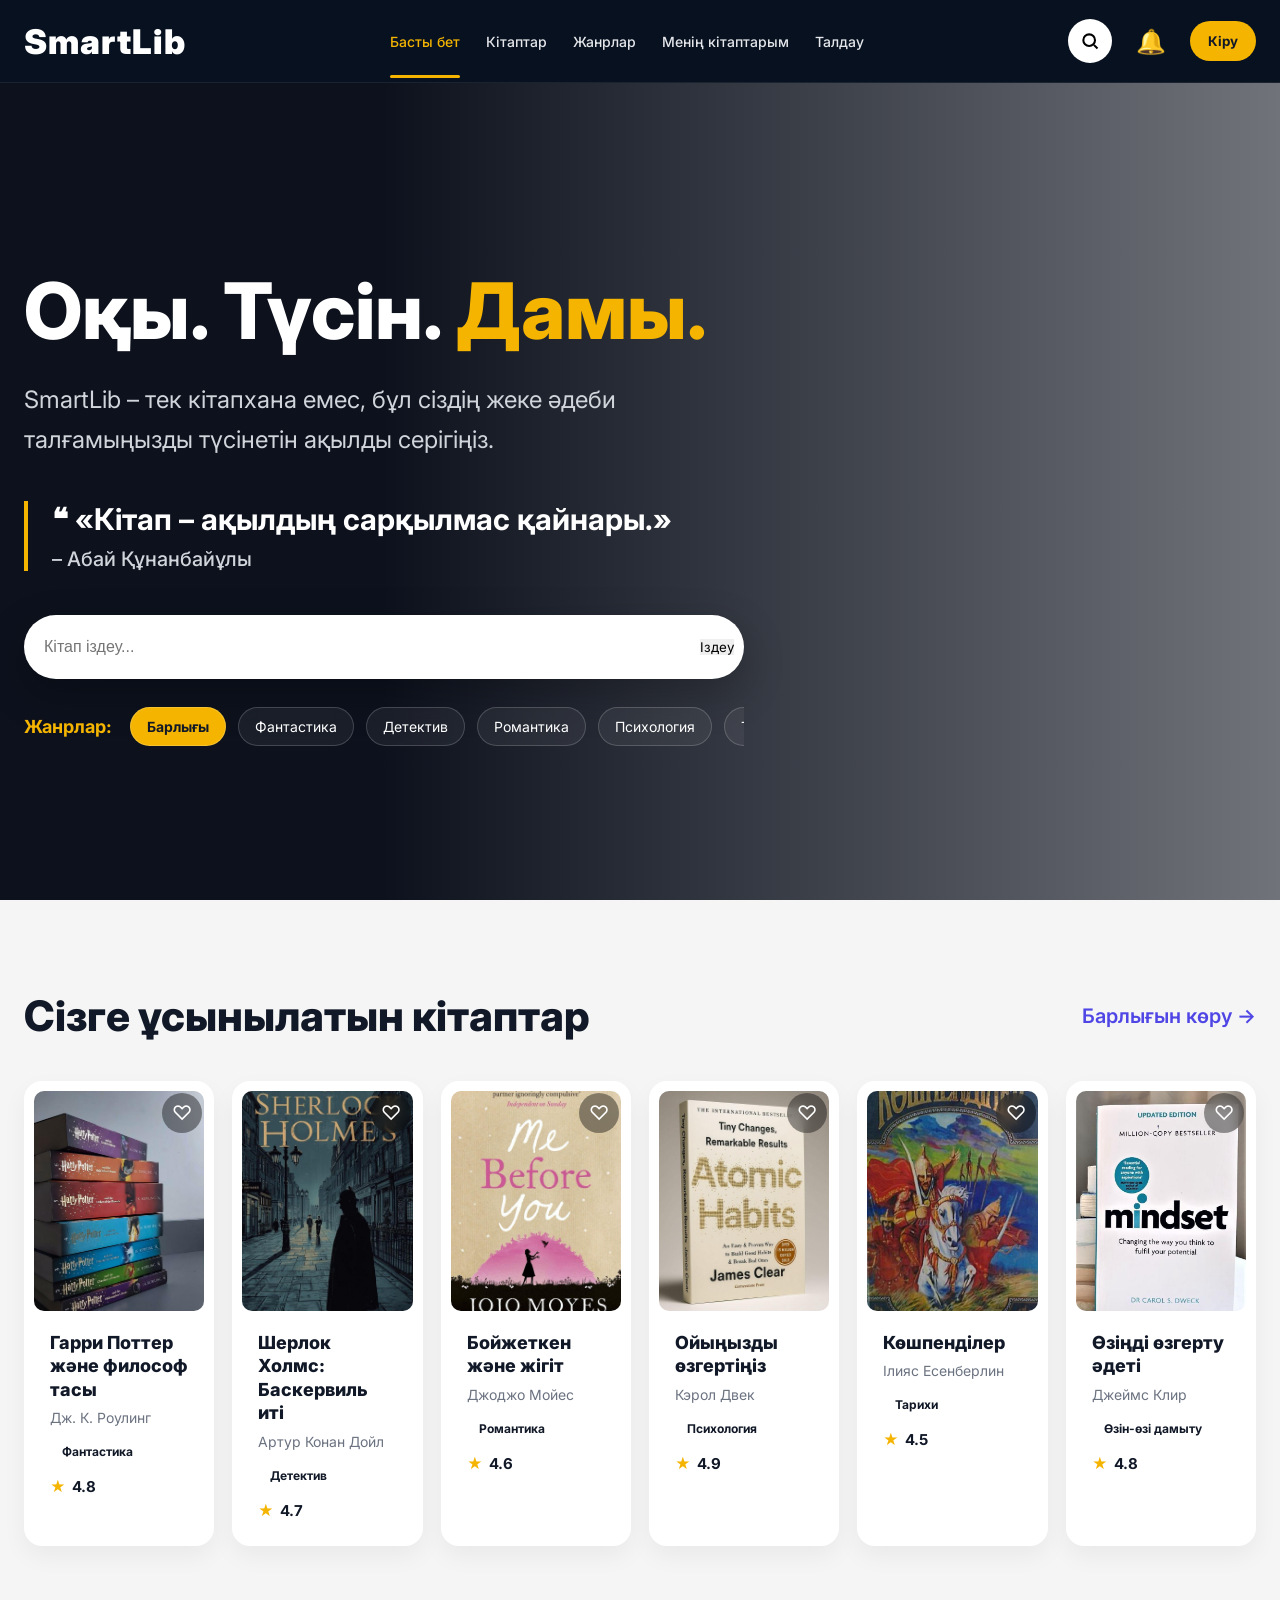
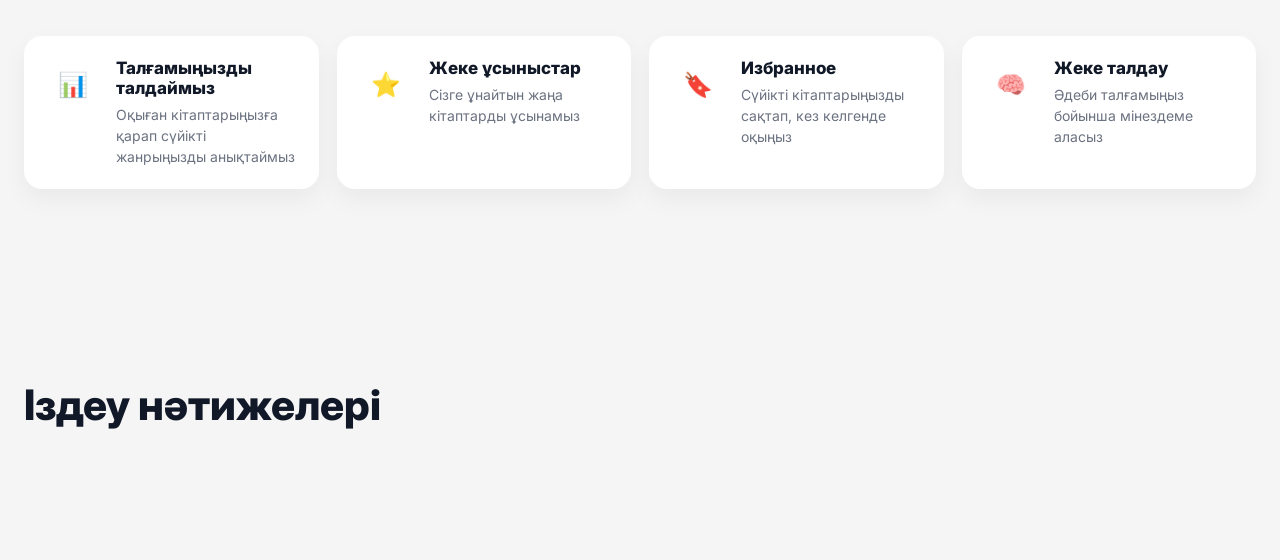
<file: index.html>
<!DOCTYPE html>
<html lang="kk">
<head>
  <meta charset="UTF-8" />
  <meta name="viewport" content="width=device-width, initial-scale=1.0"/>
  <title>SmartLib</title>

  <link rel="preconnect" href="https://fonts.googleapis.com">
  <link rel="preconnect" href="https://fonts.gstatic.com" crossorigin>

  <link href="https://fonts.googleapis.com/css2?family=Inter:wght@300;400;500;600;700;800&display=swap" rel="stylesheet">

  <style>

    #booksContainer {
  display: grid;
  grid-template-columns: repeat(auto-fit, minmax(180px, 1fr));
  gap: 15px;
  margin-top: 20px;
}

.book-card {
  background: white;
  padding: 10px;
  border-radius: 12px;
  box-shadow: 0 4px 10px rgba(0,0,0,0.1);
}

.book-card img {
  width: 100%;
  height: 220px;
  object-fit: cover;
  border-radius: 10px;
}

    *{
      margin:0;
      padding:0;
      box-sizing:border-box;
    }

    body{
      font-family:'Inter',sans-serif;
      background:#f5f5f5;
      color:#111827;
    }

    a{
      text-decoration:none;
      color:inherit;
    }

    button{
      border:none;
      outline:none;
      cursor:pointer;
      font-family:'Inter',sans-serif;
    }

    .container{
      width:100%;
      max-width:1280px;
      margin:auto;
      padding:0 24px;
    }

    /* NAVBAR */

    .navbar{
      width:100%;
      position:fixed;
      top:0;
      left:0;
      z-index:999;
      background:#07111f;
      border-bottom:1px solid rgba(255,255,255,0.08);
      backdrop-filter:blur(8px);
    }

    .nav-wrapper{
      height:82px;
      display:flex;
      align-items:center;
      justify-content:space-between;
    }

    .logo{
  color:#fff;
  font-size:34px;
  font-weight:900;
  letter-spacing:1px;
}

    .nav-links{
  display:flex;
  align-items:center;
  gap:26px;
  color:#e5e7eb;
  font-size:14px;
  font-weight:500;
}

    .nav-links a{
      position:relative;
      transition:0.3s;
    }

    .nav-links a:hover{
      color:#f4b400;
    }

    .active-link{
      color:#f4b400;
    }

    .active-link::after{
      content:'';
      position:absolute;
      left:0;
      bottom:-28px;
      width:100%;
      height:3px;
      background:#f4b400;
      border-radius:30px;
    }

    .nav-right{
      display:flex;
      align-items:center;
      gap:24px;
      color:#fff;
    }

    .icon-btn{
      background:none;
      color:#fff;
      font-size:24px;
      transition:0.3s;
    }

    .icon-btn:hover{
      transform:scale(1.1);
      color:#f4b400;
    }

    .login-btn{
      display:flex;
      align-items:center;
      gap:10px;
      background:#f4b400;
      color:#111827;
      padding:12px 18px;
      border-radius:50px;
      font-weight:700;
      transition:0.3s;
    }

    .login-btn:hover{
      transform:translateY(-2px);
      box-shadow:0 10px 25px rgba(244,180,0,0.3);
    }

    /* HERO */

    .hero{
      min-height:100vh;
      background:
      linear-gradient(to right, rgba(3,8,20,0.96) 30%, rgba(3,8,20,0.55)),
      url('https://images.unsplash.com/photo-1507842217343-583bb7270b66?q=80&w=2000&auto=format&fit=crop');
      background-size:cover;
      background-position:center;
      padding-top:120px;
      display:flex;
      align-items:center;
    }

    .hero-content{
      width:100%;
      max-width:720px;
    }

    .hero h1{
      color:#fff;
      font-size:78px;
      line-height:1.1;
      margin-bottom:26px;
      font-weight:800;
    }

    .hero h1 span{
      color:#f4b400;
    }

    .hero p{
      color:#d1d5db;
      font-size:24px;
      line-height:1.7;
      margin-bottom:40px;
      width:95%;
    }

    .quote{
      border-left:4px solid #f4b400;
      padding-left:24px;
      margin-bottom:44px;
    }

    .quote-text{
      color:#fff;
      font-size:30px;
      font-weight:700;
      margin-bottom:10px;
    }

    .quote-author{
      color:#d1d5db;
      font-size:20px;
      font-weight:500;
    }

    /* SEARCH */

    .search-box{
  width:100%;
  max-width:820px;
  height:64px;
  background:#fff;
  border-radius:60px;
  padding:6px 10px 6px 20px;
  display:flex;
  align-items:center;
  justify-content:space-between;
  margin-bottom:28px;
  box-shadow:0 15px 40px rgba(0,0,0,0.25);
}

    .search-box input{
  border:none;
  outline:none;
  width:100%;
  font-size:16px;
  padding:0;
  color:#111827;
}
    .search-btn{
  width:44px;
  height:44px;
  border-radius:50%;
  background:#fff;
  display:flex;
  align-items:center;
  justify-content:center;
  transition:0.3s;
}

    .search-btn:hover{
      background:#f4b400;
      transform:rotate(10deg);
    }

    /* GENRES */

    .genres{
  display:flex;
  align-items:center;
  gap:12px;
  overflow-x:auto;
  white-space:nowrap;
  padding-bottom:6px;
  scrollbar-width:none;
}

.genres::-webkit-scrollbar{
  display:none;
}
    .genres-title{
  color:#f4b400;
  font-size:18px;
  font-weight:700;
  margin-right:6px;
  flex-shrink:0;
}

   .genre-btn{
  background:rgba(255,255,255,0.06);
  border:1px solid rgba(255,255,255,0.18);
  color:#fff;
  padding:10px 16px;
  border-radius:50px;
  font-size:14px;
  transition:0.3s;
  backdrop-filter:blur(8px);
  flex-shrink:0;
}

    .genre-btn:hover{
      background:#f4b400;
      color:#111827;
      transform:translateY(-2px);
    }

    .genre-active{
      background:#f4b400;
      color:#111827;
      font-weight:700;
    }

    /* BOOKS */

    .books-section{
      padding:90px 0;
      background:#f5f5f5;
    }

    .section-header{
      display:flex;
      align-items:center;
      justify-content:space-between;
      margin-bottom:40px;
    }

    .section-title{
      font-size:42px;
      font-weight:800;
      color:#111827;
    }

    .see-all{
      color:#4f46e5;
      font-size:20px;
      font-weight:600;
      transition:0.3s;
    }

    .see-all:hover{
      transform:translateX(5px);
    }

    .books-grid{
  display:grid;
  grid-template-columns:repeat(6, 1fr);
  gap:18px;
}

.book-card{
  background:#fff;
  border-radius:18px;
  overflow:hidden;
  transition:0.35s;
  box-shadow:0 10px 25px rgba(0,0,0,0.05);
  position:relative;
}

.book-image{
  height:220px;
  width:100%;
  object-fit:cover;
}

.favorite-btn{
  position:absolute;
  top:12px;
  right:12px;
  width:40px;
  height:40px;
  border-radius:50%;
  background:rgba(0,0,0,0.4);
  color:#fff;
  font-size:20px;
  backdrop-filter:blur(6px);
  transition:0.3s;
}

.book-content{
  padding:16px;
}

.book-title{
  font-size:18px;
  font-weight:800;
  margin-bottom:8px;
  line-height:1.3;
}

.book-author{
  color:#6b7280;
  font-size:14px;
  margin-bottom:12px;
}

.book-tag{
  display:inline-block;
  padding:6px 12px;
  border-radius:40px;
  font-size:12px;
  font-weight:700;
  margin-bottom:12px;
}

.rating{
  display:flex;
  align-items:center;
  gap:6px;
  font-size:15px;
  font-weight:700;
  color:#111827;
}

    .star{
      color:#f4b400;
    }

    /* FEATURES */

    .features{
      padding-bottom:100px;
    }

    .features-grid{
  display:grid;
  grid-template-columns:repeat(4,1fr);
  gap:18px;
}

.feature-card{
  background:#fff;
  border-radius:18px;
  padding:22px;
  display:flex;
  gap:16px;
  transition:0.3s;
  box-shadow:0 10px 25px rgba(0,0,0,0.05);
}

.feature-icon{
  width:54px;
  height:54px;
  border-radius:14px;
  display:flex;
  align-items:center;
  justify-content:center;
  color:#fff;
  font-size:24px;
  flex-shrink:0;
}

.feature-title{
  font-size:17px;
  font-weight:800;
  margin-bottom:6px;
}

.feature-text{
  color:#6b7280;
  line-height:1.5;
  font-size:14px;
}

    /* MODAL */

    .modal{
      position:fixed;
      inset:0;
      background:rgba(0,0,0,0.7);
      display:none;
      align-items:center;
      justify-content:center;
      z-index:10000;
    }

    .modal.active{
      display:flex;
    }

    .modal-box{
      width:90%;
      max-width:450px;
      background:#fff;
      border-radius:30px;
      padding:40px;
      position:relative;
      animation:popup 0.3s ease;
    }

    @keyframes popup{
      from{
        opacity:0;
        transform:scale(0.8);
      }
      to{
        opacity:1;
        transform:scale(1);
      }
    }

    .close-modal{
      position:absolute;
      right:18px;
      top:18px;
      background:#f3f4f6;
      width:40px;
      height:40px;
      border-radius:50%;
      font-size:22px;
    }

    .modal h2{
      font-size:36px;
      margin-bottom:30px;
    }

    .form-group{
      margin-bottom:20px;
    }

    .form-group input{
      width:100%;
      padding:18px;
      border-radius:16px;
      border:1px solid #d1d5db;
      font-size:16px;
    }

    .submit-btn{
      width:100%;
      padding:18px;
      border-radius:16px;
      background:#f4b400;
      font-size:18px;
      font-weight:800;
      margin-top:10px;
      transition:0.3s;
    }

    .submit-btn:hover{
      transform:translateY(-2px);
    }

    /* MOBILE */

    @media(max-width:992px){

      .nav-links{
        display:none;
      }

      .hero h1{
        font-size:56px;
      }

      .hero p{
        font-size:20px;
      }

      .quote-text{
        font-size:24px;
      }

      .section-title{
        font-size:34px;
      }
    }

    @media(max-width:768px){

      .hero{
        padding-top:140px;
      }

      .hero h1{
        font-size:42px;
      }

      .hero p{
        font-size:18px;
      }

      .search-box{
        padding:8px;
      }

      .search-box input{
        font-size:16px;
      }

      .genres{
        gap:10px;
      }

      .genre-btn{
        padding:12px 16px;
        font-size:14px;
      }

      .book-title{
        font-size:22px;
      }

      .feature-card{
        flex-direction:column;
      }

      .section-header{
        flex-direction:column;
        align-items:flex-start;
        gap:10px;
      }
    }

  </style>
</head>
<body>

  <!-- NAVBAR -->

  <nav class="navbar">
    <div class="container nav-wrapper">

      <div class="logo">
        SmartLib
    </div>

      <div class="nav-links">
        <a href="#" id="homeBtn"
       class="active-link">
       Басты бет
    </a>
    <a href="#">Кітаптар</a>
        <a href="#">Жанрлар</a>
        <a href="#">Менің кітаптарым</a>
        <a href="analysis.html">Талдау</a>
      </div>

      <div class="nav-right">

        <button class="search-btn" id="searchBtn">
  <svg
    xmlns="http://www.w3.org/2000/svg"
    width="20"
    height="20"
    fill="none"
    stroke="black"
    stroke-width="2.5"
    viewBox="0 0 24 24"
  >
    <circle cx="11" cy="11" r="7"></circle>
    <line x1="21" y1="21" x2="16.65" y2="16.65"></line>
  </svg>
</button>

        <button class="icon-btn">🔔</button>

        <button id="authBtn" class="login-btn">
    Кіру
</button>

      </div>

    </div>
  </nav>

  <main>

</main>

  <!-- HERO -->

  <section class="hero">

    <div class="container">

      <div class="hero-content">

        <h1>
          Оқы. Түсін.
          <span>Дамы.</span>
        </h1>

        <p>
          SmartLib – тек кітапхана емес,
          бұл сіздің жеке әдеби талғамыңызды түсінетін
          ақылды серігіңіз.
        </p>

        <div class="quote">

          <div class="quote-text">
            ❝ «Кітап – ақылдың сарқылмас қайнары.»
          </div>

          <div class="quote-author">
            – Абай Құнанбайұлы
          </div>

        </div>

        <div class="search-box">
<!-- 
          <input
            type="text"
            id="searchInput"
            placeholder="Кітап, автор немесе жанр бойынша іздеу..."
          >

          <button class="search-btn" id="searchBtn">
            🔍
          </button> -->

          <input type="text" id="searchInput" placeholder="Кітап іздеу..." />
<button onclick="searchBooks()">Іздеу</button>



        </div>

        <div class="genres">

          <div class="genres-title">Жанрлар:</div>

          <button class="genre-btn genre-active">Барлығы</button>
          <button class="genre-btn">Фантастика</button>
          <button class="genre-btn">Детектив</button>
          <button class="genre-btn">Романтика</button>
          <button class="genre-btn">Психология</button>
          <button class="genre-btn">Тарихи</button>
          <button class="genre-btn">Өзін-өзі дамыту</button>
          <button class="genre-btn">Классика</button>
          <button class="genre-btn">...</button>

        </div>

      </div>

    </div>

  </section>

  <!-- BOOKS -->

  <section class="books-section">

    

    <div class="container">

      <div class="section-header">

        <h2 class="section-title">
          Сізге ұсынылатын кітаптар
        </h2>

        <a href="#" class="see-all">
          Барлығын көру →
        </a>

      </div>

      <div class="books-grid">

        <!-- CARD 1 -->

        <div class="book-card">
          <a href="https://kvongcmehsanalibrary.wordpress.com/wp-content/uploads/2021/07/harrypotter.pdf">

          <button class="favorite-btn">♡</button>

          <img
            class="book-image"
            src="гарик.jpeg"
          >

          <div class="book-content">

            <div class="book-title">
              Гарри Поттер және философ тасы
            </div>

            <div class="book-author">
              Дж. К. Роулинг
            </div>

            <div class="book-tag fantasy">
              Фантастика
            </div>

            <div class="rating">
              <span class="star">★</span> 4.8
            </div>

          </div>

          </a>
        </div>

        <!-- CARD 2 -->

        <div class="book-card">
<a href="https://www.221b.ru/archive/The_Hound_of_the_Baskervilles.pdf">

          <button class="favorite-btn">♡</button>

          <img
            class="book-image"
            src="шер.jpeg"
          >

          <div class="book-content">

            <div class="book-title">
              Шерлок Холмс: Баскервиль иті
            </div>

            <div class="book-author">
              Артур Конан Дойл
            </div>

            <div class="book-tag detective">
              Детектив
            </div>

            <div class="rating">
              <span class="star">★</span> 4.7
            </div>

          </div>
        </a>
        </div>

        <!-- CARD 3 -->

        <div class="book-card">
          <a href="https://anatili.kazgazeta.kz/news/12129">

          <button class="favorite-btn">♡</button>

          <img
            class="book-image"
            src="ми бефор.jpeg"
          >

          <div class="book-content">

            <div class="book-title">
              Бойжеткен және жігіт
            </div>

            <div class="book-author">
              Джоджо Мойес
            </div>

            <div class="book-tag romance">
              Романтика
            </div>

            <div class="rating">
              <span class="star">★</span> 4.6
            </div>

          </div>
</a>
        </div>

        <!-- CARD 4 -->

        <div class="book-card">

          <button class="favorite-btn">♡</button>

          <img
            class="book-image"
            src="атом.jpeg"
          >

          <div class="book-content">

            <div class="book-title">
              Ойыңызды өзгертіңіз
            </div>

            <div class="book-author">
              Кэрол Двек
            </div>

            <div class="book-tag psychology">
              Психология
            </div>

            <div class="rating">
              <span class="star">★</span> 4.9
            </div>

          </div>

        </div>

        <!-- CARD 5 -->

        <div class="book-card">

          <button class="favorite-btn">♡</button>

          <img
            class="book-image"
            src="көш.jpeg"
          >

          <div class="book-content">

            <div class="book-title">
              Көшпенділер
            </div>

            <div class="book-author">
              Ілияс Есенберлин
            </div>

            <div class="book-tag history">
              Тарихи
            </div>

            <div class="rating">
              <span class="star">★</span> 4.5
            </div>

          </div>

        </div>

        <!-- CARD 6 -->

        <div class="book-card">

          <button class="favorite-btn">♡</button>

          <img
            class="book-image"
            src="минд.jpeg"
          >

          <div class="book-content">

            <div class="book-title">
              Өзіңді өзгерту әдеті
            </div>

            <div class="book-author">
              Джеймс Клир
            </div>

            <div class="book-tag self">
              Өзін-өзі дамыту
            </div>

            <div class="rating">
              <span class="star">★</span> 4.8
            </div>

          </div>

        </div>

      </div>

    </div>

  </section> 

  <!-- FEATURES -->

  <section class="features">

    <div class="container">

      <div class="features-grid">

        <div class="feature-card">

          <div class="feature-icon blue">
            📊
          </div>

          <div>

            <div class="feature-title">
              Талғамыңызды талдаймыз
            </div>

            <div class="feature-text">
              Оқыған кітаптарыңызға қарап сүйікті жанрыңызды анықтаймыз
            </div>

          </div>

        </div>

        <div class="feature-card">

          <div class="feature-icon pink">
            ⭐
          </div>

          <div>

            <div class="feature-title">
              Жеке ұсыныстар
            </div>

            <div class="feature-text">
              Сізге ұнайтын жаңа кітаптарды ұсынамыз
            </div>

          </div>

        </div>

        <div class="feature-card">

          <div class="feature-icon green">
            🔖
          </div>

          <div>

            <div class="feature-title">
              Избранное
            </div>

            <div class="feature-text">
              Сүйікті кітаптарыңызды сақтап, кез келгенде оқыңыз
            </div>

          </div>

        </div>

        <div class="feature-card">

          <div class="feature-icon sky">
            🧠
          </div>

          <div>

            <div class="feature-title">
              Жеке талдау
            </div>

            <div class="feature-text">
              Әдеби талғамыңыз бойынша мінездеме аласыз
            </div>

          </div>

        </div>

      </div>

    </div>

  </section>

  <section class="books-section">
    
  <div class="container">

    <div class="section-header">
      <h2 class="section-title">Іздеу нәтижелері</h2>
    </div>

    <div id="booksContainer" class="books-grid"></div>

  </div>
</section>

  <!-- MODAL -->

  <div class="modal" id="modal">

    <div class="modal-box">

      <button class="close-modal" id="closeModal">
        ✕
      </button>

      <h2>Кіру</h2>

      <div class="form-group">
        <input type="email" placeholder="Email">
      </div>

      <div class="form-group">
        <input type="password" placeholder="Құпия сөз">
      </div>

      <button class="submit-btn">
        Кіру
      </button>

    </div>

  </div>

  <!-- JS -->

  <script>

    const profileBtn = document.getElementById("profileBtn");

if(profileBtn){

    profileBtn.addEventListener("click", () => {

        window.location.href = "profile.html";

    });

}

    const authBtn =
document.getElementById("authBtn");

authBtn.addEventListener("click",()=>{

    window.location.href =
    "profile.html";

});

    // SEARCH

    const searchBtn = document.getElementById('searchBtn');
    const searchInput = document.getElementById('searchInput');

    searchBtn.addEventListener('click', () => {

      const value = searchInput.value.trim();

      if(value === ''){
        alert('Іздеу мәтінін енгізіңіз');
      }else{
        alert(`"${value}" бойынша іздеу орындалды`);
      }

    });

    // FAVORITES

    const favoriteBtns =
      document.querySelectorAll('.favorite-btn');

    favoriteBtns.forEach(btn => {

      btn.addEventListener('click', () => {

        btn.classList.toggle('active');

        if(btn.classList.contains('active')){
          btn.innerHTML = '♥';
        }else{
          btn.innerHTML = '♡';
        }

      });

    });

    // GENRES

    const genreBtns =
      document.querySelectorAll('.genre-btn');

    genreBtns.forEach(btn => {

      btn.addEventListener('click', () => {

        genreBtns.forEach(b => {
          b.classList.remove('genre-active');
        });

        btn.classList.add('genre-active');

      });

    });


    const modal =
document.getElementById("modal");

const closeModal =
document.getElementById("closeModal");

if(closeModal){

    closeModal.addEventListener("click",()=>{

        modal.classList.remove("active");

    });

}


const authBt =
document.getElementById("authBtn");

if(authBtn){

    if(localStorage.getItem("isLoggedIn") === "true"){

        authBtn.textContent =
        "Профиль";

    }

    authBtn.addEventListener("click",()=>{

        localStorage.setItem(
            "isLoggedIn",
            "true"
        );

        authBtn.textContent =
        "Профиль";

        window.location.href =
        "profile.html";

    });

}

async function searchBooks() {
  const query = document.getElementById("searchInput").value;

  if (!query) return; // бос болса ештеңе істемейді

  const url = `https://openlibrary.org/search.json?q=${query}`;

  try {
    const response = await fetch(url);
    const data = await response.json();

    displayBooks(data.docs);
  } catch (error) {
    console.log("Қате шықты:", error);
  }
}

function displayBooks(books) {
  const container = document.getElementById("booksContainer");
  container.innerHTML = "";

  books.slice(0, 20).forEach(book => {
    const title = book.title || "Атауы жоқ";
    const author = book.author_name ? book.author_name[0] : "Автор белгісіз";

    const cover = book.cover_i
      ? `https://covers.openlibrary.org/b/id/${book.cover_i}-L.jpg`
      : "https://via.placeholder.com/150";

    const card = `
      <div class="book-card">
        <img src="${cover}" />
        <h3>${title}</h3>
        <p>${author}</p>
      </div>
    `;

    container.innerHTML += card;
  });
}

  </script>

</body>
</html>
</file>
